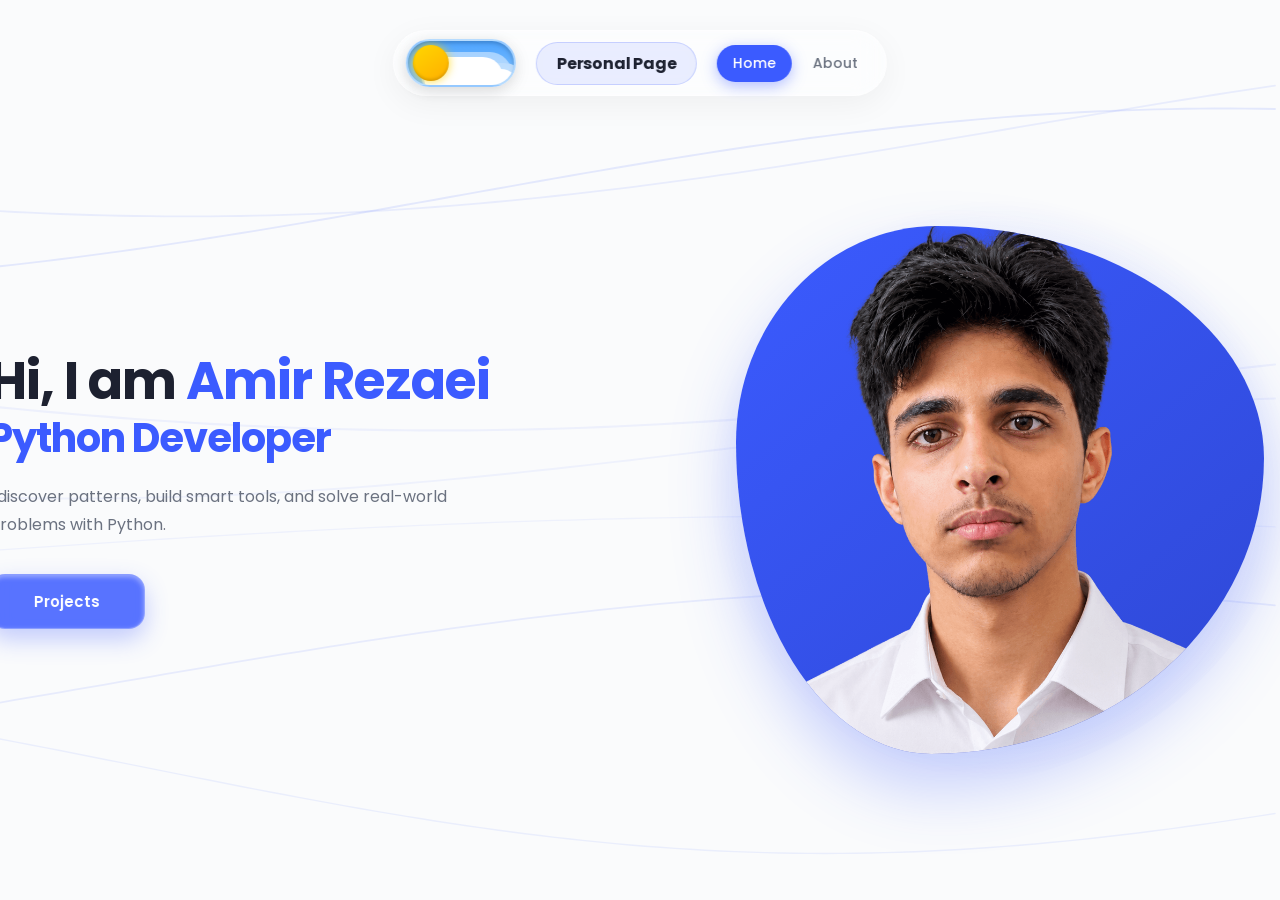
<file: index.html>
<!DOCTYPE html>
<html lang="en">
<head>
  <meta charset="UTF-8">
  <meta name="viewport" content="width=device-width, initial-scale=1.0">
  <title>Amir Rezaei | Personal Page</title>
  
  <link rel="preconnect" href="https://fonts.googleapis.com">
  <link rel="preconnect" href="https://fonts.gstatic.com" crossorigin>
  <link href="https://fonts.googleapis.com/css2?family=Poppins:wght@400;500;600;700&family=Ubuntu+Mono:wght@400;700&display=swap" rel="stylesheet">
  
  <link rel="stylesheet" href="style.css">
  <script src="script.js" defer></script>

  <style>

    .cursor-jelly,
    .cursor-dot {
      pointer-events: none !important; 
      z-index: 100000000 !important;  
    }


    .linux-terminal-modal {
      position: fixed;
      top: 120px;
      left: 80px;
      width: 580px;
      max-width: calc(100vw - 30px);
      height: 360px;
      background: rgba(48, 10, 36, 0.96); 
      backdrop-filter: blur(16px);
      -webkit-backdrop-filter: blur(16px);
      border-radius: 10px;
      border: 1px solid rgba(255, 255, 255, 0.14);
      box-shadow: 0 25px 60px rgba(0, 0, 0, 0.75), 0 0 1px 1px rgba(255, 255, 255, 0.05);
      z-index: 9999999;
      display: flex;
      flex-direction: column;
      overflow: hidden;
      font-family: 'Ubuntu Mono', 'Courier New', monospace;
      color: #ffffff;
      box-sizing: border-box;
      direction: ltr;
      text-align: left;
    }

    .linux-terminal-modal.hidden {
      display: none !important;
    }


    .linux-terminal-header {
      background: linear-gradient(180deg, #43423e 0%, #353430 100%);
      height: 38px;
      display: flex;
      align-items: center;
      padding: 0 12px;
      position: relative;
      user-select: none;
      cursor: grab;
      border-bottom: 1px solid rgba(0, 0, 0, 0.6);
      flex-shrink: 0;
    }

    .linux-terminal-header:active {
      cursor: grabbing;
    }

    .linux-controls {
      display: flex;
      align-items: center;
      gap: 8px;
      z-index: 2;
    }

    .linux-btn {
      width: 13px;
      height: 13px;
      border-radius: 50%;
      display: inline-block;
      box-sizing: border-box;
    }

    .linux-btn.btn-close {
      background-color: #e95420;
      border: 1px solid #b3390d;
      cursor: pointer;
      transition: all 0.2s ease;
    }

    .linux-btn.btn-close:hover {
      background-color: #ff6f3d;
      transform: scale(1.1);
    }

    .linux-btn.btn-minimize {
      background-color: #666666;
      border: 1px solid #444444;
      cursor: not-allowed;
      opacity: 0.5;
    }

    .linux-btn.btn-maximize {
      background-color: #666666;
      border: 1px solid #444444;
      cursor: not-allowed;
      opacity: 0.5;
    }

    .linux-terminal-title {
      position: absolute;
      left: 0;
      right: 0;
      text-align: center;
      font-size: 13px;
      color: #dfdbd2;
      font-weight: 500;
      font-family: 'Poppins', sans-serif;
      pointer-events: none;
      letter-spacing: 0.3px;
    }

    
    .linux-terminal-body {
      padding: 16px;
      font-size: 15px;
      line-height: 1.6;
      flex-grow: 1;
      overflow-y: auto;
      cursor: text;
    }

    .prompt-user {
      color: #8ae234;
      font-weight: 700;
    }

    .prompt-dir {
      color: #729fcf;
      font-weight: 700;
    }

    .prompt-symbol {
      color: #ffffff;
      font-weight: 700;
    }

    .term-line {
      margin-bottom: 5px;
      word-break: break-all;
      white-space: pre-wrap;
    }

    .term-output {
      color: #eeeeec;
      margin-bottom: 12px;
      white-space: pre-wrap;
      line-height: 1.5;
    }

    .ls-dir {
      color: #729fcf;
      font-weight: bold;
      margin-right: 18px;
      display: inline-block;
    }

    .input-line {
      display: flex;
      align-items: center;
    }

    .term-input {
      background: transparent;
      border: none;
      outline: none;
      color: #ffffff;
      font-family: 'Ubuntu Mono', 'Courier New', monospace;
      font-size: 15px;
      flex: 1;
      min-width: 100px;
      padding: 0;
      margin-left: 6px;
      caret-color: #ffffff;
    }
  </style>
</head>
<body data-page="home">

  <canvas id="bg-canvas"></canvas>
  <div class="cursor-jelly" id="cursor-jelly"></div>
  <div class="cursor-dot" id="cursor-dot"></div>

  <nav>
    <div class="theme-toggle-container">
      <input type="checkbox" id="theme-toggle" class="theme-toggle-input" aria-label="Toggle theme">
      <label for="theme-toggle" class="theme-toggle-label">
        <div class="toggle-thumb">
          <div class="crater crater-1"></div>
          <div class="crater crater-2"></div>
          <div class="crater crater-3"></div>
        </div>
        <div class="clouds cloud-bg"></div>
        <div class="clouds cloud-fg"></div>
        <div class="star star-1">✦</div>
        <div class="star star-2">★</div>
        <div class="star star-3">✦</div>
        <div class="star star-4">★</div>
        <div class="crater-aura crater-aura-1"></div>
        <div class="crater-aura crater-aura-2"></div>
      </label>
    </div>

    <div class="logo-box">
      <a href="index.html" class="logo">Personal Page</a>
    </div>

    <ul>
      <li><a href="index.html" class="active">Home</a></li>
      <li><a href="about.html">About</a></li>
    </ul>
  </nav>

  <main class="hero">
    <div class="hero-text">
      <div class="hi">Hi, I am <span class="name">Amir Rezaei</span><span class="role">Python Developer</span></div>
      <p>I discover patterns, build smart tools, and solve real-world problems with Python.</p>
      <a href="projects.html" class="btn">Projects</a>
    </div>
    
    <div class="blob-wrap">
      <div class="blob-halo"></div>
      <div class="blob-bg"></div>
      <div class="blob-clip">
        <img class="blob-img" src="amir.jpg" alt="Amir Rezaei">
      </div>
    </div>
  </main>

  <!-- ================= Linux Floating Interactive Terminal ================= -->
  <div id="linux-terminal" class="linux-terminal-modal hidden">
    <div class="linux-terminal-header" id="linux-term-header">
      <div class="linux-controls">
        <span class="linux-btn btn-close" id="linux-term-close" title="Close"></span>
        <span class="linux-btn btn-minimize"></span>
        <span class="linux-btn btn-maximize"></span>
      </div>
      <div class="linux-terminal-title">amir-rezaei@work-251-1021: ~</div>
    </div>
    
    <div class="linux-terminal-body" id="linux-term-body">
      <div id="term-history"></div>
      <div class="input-line">
        <span class="prompt-user">amir-rezaei@work-251-1021</span>:<span class="prompt-dir">~</span><span class="prompt-symbol">$</span>
        <input type="text" id="term-cli-input" class="term-input" autocomplete="off" spellcheck="false" autofocus>
      </div>
    </div>
  </div>

 
  <script>
    document.addEventListener("DOMContentLoaded", () => {
      const terminal = document.getElementById("linux-terminal");
      const header = document.getElementById("linux-term-header");
      const closeBtn = document.getElementById("linux-term-close");
      const body = document.getElementById("linux-term-body");
      const cliInput = document.getElementById("term-cli-input");
      const history = document.getElementById("term-history");

      if (!terminal) return;

     
      const openTerminal = () => {
        terminal.classList.remove("hidden");
        setTimeout(() => cliInput.focus(), 50);
      };

      const closeTerminal = () => {
        terminal.classList.add("hidden");
      };

      if (closeBtn) closeBtn.addEventListener("click", closeTerminal);

      window.addEventListener("keydown", (e) => {
        const active = document.activeElement;
        if (active && (active.tagName === "INPUT" || active.tagName === "TEXTAREA") && active !== cliInput) {
          return;
        }

        if (e.key === "0" || e.code === "Digit0" || e.code === "Numpad0") {
          e.preventDefault();
          if (terminal.classList.contains("hidden")) {
            openTerminal();
          } else {
            closeTerminal();
          }
        }
      });

    
      body.addEventListener("click", () => {
        cliInput.focus();
      });

     
      cliInput.addEventListener("keydown", (e) => {
        if (e.key === "Enter") {
          const rawCommand = cliInput.value;
          const cmd = rawCommand.trim();

          if (cmd === "clear") {
            history.innerHTML = "";
            cliInput.value = "";
            return;
          }

          if (cmd !== "") {

            const line = document.createElement("div");
            line.className = "term-line";
            line.innerHTML = `<span class="prompt-user">amir-rezaei@work-251-1021</span>:<span class="prompt-dir">~</span><span class="prompt-symbol">$</span> ${rawCommand}`;
            history.appendChild(line);

      
            const out = document.createElement("div");
            out.className = "term-output";

            switch (cmd.toLowerCase()) {
              case "help":
                out.innerHTML = "GNU bash, version 5.2-release (x86_64-pc-linux-gnu)<br>" +
                                "These shell commands are defined internally. Type `help' to see this list.<br><br>" +
                                "&nbsp;&nbsp;<b>ls</b>&nbsp;&nbsp;&nbsp;&nbsp;&nbsp;&nbsp;List information about the FILEs (the current directory by default)<br>" +
                                "&nbsp;&nbsp;<b>whoami</b>&nbsp;&nbsp;Print the user name associated with the current effective user ID<br>" +
                                "&nbsp;&nbsp;<b>clear</b>&nbsp;&nbsp;&nbsp;Clear the terminal screen<br>" +
                                "&nbsp;&nbsp;<b>help</b>&nbsp;&nbsp;&nbsp;&nbsp;Display information about builtin commands";
                break;
                
              case "ls":
                out.innerHTML = `<span class="ls-dir">Desktop</span><span class="ls-dir">Documents</span><span class="ls-dir">Downloads</span><span class="ls-dir">Music</span><span class="ls-dir">Pictures</span><span class="ls-dir">Videos</span><span class="ls-dir">projects</span>`;
                break;

              case "whoami":
                out.textContent = "amir-rezaei";
                break;

              default:
                out.textContent = `bash: ${cmd}: command not found`;
                break;
            }

            history.appendChild(out);
          } else {
            const line = document.createElement("div");
            line.className = "term-line";
            line.innerHTML = `<span class="prompt-user">amir-rezaei@work-251-1021</span>:<span class="prompt-dir">~</span><span class="prompt-symbol">$</span>`;
            history.appendChild(line);
          }

          cliInput.value = "";
          body.scrollTop = body.scrollHeight;
        }
      });

      
      let isDragging = false;
      let offsetX = 0;
      let offsetY = 0;

      header.addEventListener("mousedown", (e) => {
        if (e.target === closeBtn) return;
        isDragging = true;
        offsetX = e.clientX - terminal.offsetLeft;
        offsetY = e.clientY - terminal.offsetTop;
      });

      window.addEventListener("mousemove", (e) => {
        if (!isDragging) return;
        
        let newX = e.clientX - offsetX;
        let newY = e.clientY - offsetY;

  
        newX = Math.max(10, Math.min(window.innerWidth - terminal.offsetWidth - 10, newX));
        newY = Math.max(10, Math.min(window.innerHeight - terminal.offsetHeight - 10, newY));

        terminal.style.left = `${newX}px`;
        terminal.style.top = `${newY}px`;
        terminal.style.bottom = "auto";
        terminal.style.right = "auto";
      });

      window.addEventListener("mouseup", () => {
        isDragging = false;
      });
    });
  </script>
</body>
</html>
</file>
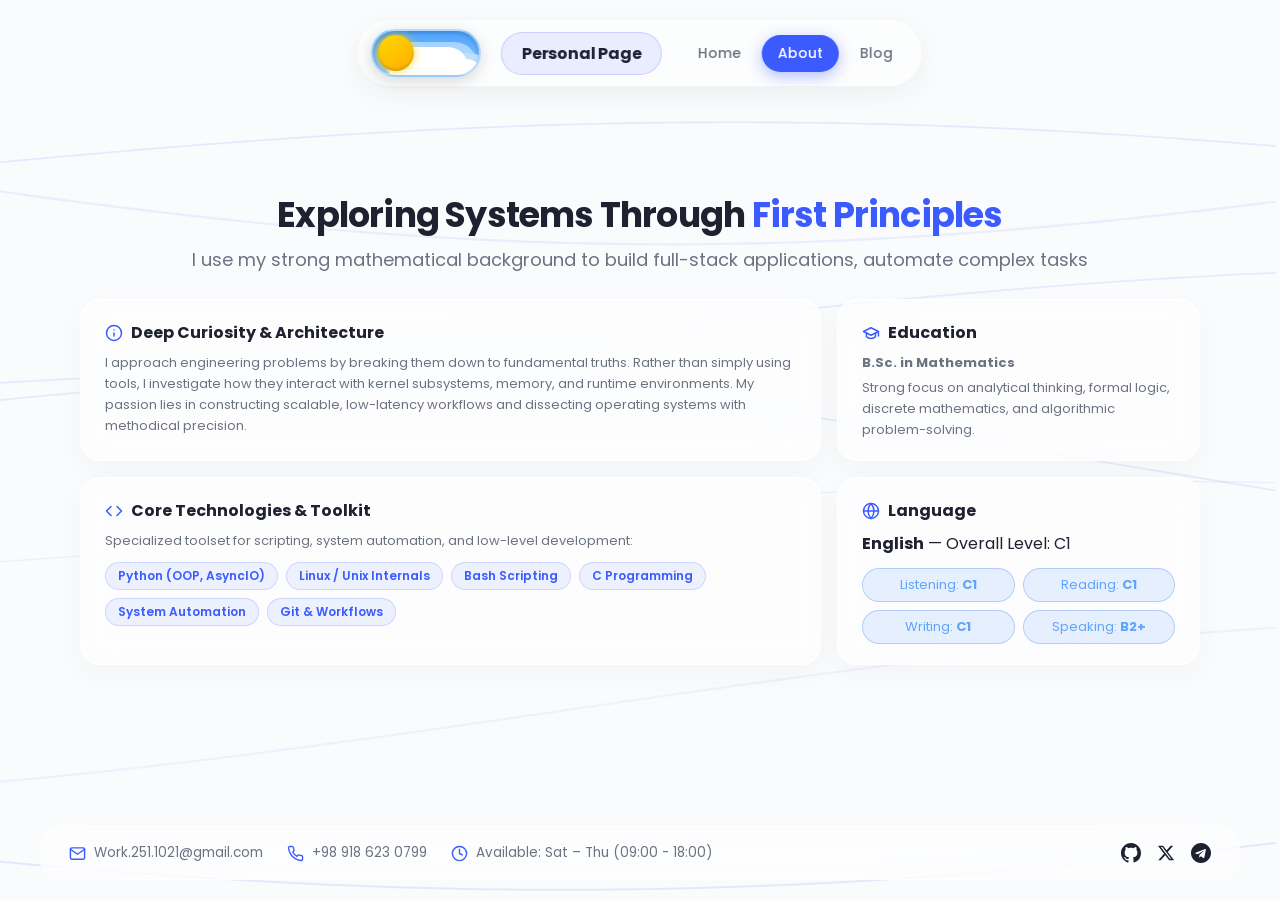
<file: about.html>
<!DOCTYPE html>
<html lang="en">
<head>
  <meta charset="UTF-8">
  <meta name="viewport" content="width=device-width, initial-scale=1.0">
  <title>About | Amir Rezaei</title>
  
  <!-- Fonts -->
  <link rel="preconnect" href="https://fonts.googleapis.com">
  <link rel="preconnect" href="https://fonts.gstatic.com" crossorigin>
  <link href="https://fonts.googleapis.com/css2?family=Poppins:wght@400;500;600;700&display=swap" rel="stylesheet">
  
  <!-- CSS مشترک پروژه -->
  <link rel="stylesheet" href="style.css">

  <!-- JavaScript مشترک پروژه -->
  <script src="script.js" defer></script>
</head>
<body data-page="about">

  <canvas id="bg-canvas"></canvas>
  <div class="cursor-jelly" id="cursor-jelly"></div>
  <div class="cursor-dot" id="cursor-dot"></div>

  <!-- NAVIGATION دقیقا مطابق ایندکس -->
  <nav>
    <div class="theme-toggle-container">
      <input type="checkbox" id="theme-toggle" class="theme-toggle-input" aria-label="Toggle theme">
      <label for="theme-toggle" class="theme-toggle-label">
        <div class="toggle-thumb">
          <div class="crater crater-1"></div>
          <div class="crater crater-2"></div>
          <div class="crater crater-3"></div>
        </div>
        <div class="clouds cloud-bg"></div>
        <div class="clouds cloud-fg"></div>
        <div class="star star-1">✦</div>
        <div class="star star-2">★</div>
        <div class="star star-3">✦</div>
        <div class="star star-4">★</div>
        <div class="crater-aura crater-aura-1"></div>
        <div class="crater-aura crater-aura-2"></div>
      </label>
    </div>

    <div class="logo-box">
      <a href="index.html" class="logo">Personal Page</a>
    </div>

    <ul>
      <li><a href="index.html">Home</a></li>
      <li><a href="about.html" class="active">About</a></li>
      <li><a href="blog.html">Blog</a></li>
    </ul>
  </nav>

  <!-- MAIN ABOUT CONTENT -->
  <main class="about-container">
    <div class="about-header">
      <h1>Exploring Systems Through <span>First Principles</span></h1>
      <p>I use my strong mathematical background to build full-stack applications, automate complex tasks</p>
    </div>

    <div class="grid-container">
      <!-- Card 1: Mindset / Philosophy -->
      <div class="glass-card col-8">
        <div class="card-title">
          <svg width="18" height="18" viewBox="0 0 24 24" fill="none" stroke="currentColor" stroke-width="2" stroke-linecap="round" stroke-linejoin="round"><circle cx="12" cy="12" r="10"/><path d="M12 16v-4"/><path d="M12 8h.01"/></svg>
          Deep Curiosity &amp; Architecture
        </div>
        <div class="card-body">
          <p>
            I approach engineering problems by breaking them down to fundamental truths. Rather than simply using tools, I investigate how they interact with kernel subsystems, memory, and runtime environments. My passion lies in constructing scalable, low-latency workflows and dissecting operating systems with methodical precision.
          </p>
        </div>
      </div>

      <!-- Card 2: Academic Background -->
      <div class="glass-card col-4">
        <div class="card-title">
          <svg width="18" height="18" viewBox="0 0 24 24" fill="none" stroke="currentColor" stroke-width="2" stroke-linecap="round" stroke-linejoin="round"><path d="M22 10v6M2 10l10-5 10 5-10 5z"/><path d="M6 12v5c3 3 9 3 12 0v-5"/></svg>
          Education
        </div>
        <div class="card-body">
          <p><strong>B.Sc. in Mathematics</strong></p>
          <p style="margin-top: 4px; font-size: 13px;">Strong focus on analytical thinking, formal logic, discrete mathematics, and algorithmic problem-solving.</p>
        </div>
      </div>

      <!-- Card 3: Technical Skills -->
      <div class="glass-card col-8">
        <div class="card-title">
          <svg width="18" height="18" viewBox="0 0 24 24" fill="none" stroke="currentColor" stroke-width="2" stroke-linecap="round" stroke-linejoin="round"><polyline points="16 18 22 12 16 6"/><polyline points="8 6 2 12 8 18"/></svg>
          Core Technologies &amp; Toolkit
        </div>
        <div class="card-body">
          <p>Specialized toolset for scripting, system automation, and low-level development:</p>
          <div class="skills-wrapper">
            <span class="skill-tag">Python (OOP, AsyncIO)</span>
            <span class="skill-tag">Linux / Unix Internals</span>
            <span class="skill-tag">Bash Scripting</span>
            <span class="skill-tag">C Programming</span>
            <span class="skill-tag">System Automation</span>
            <span class="skill-tag">Git &amp; Workflows</span>
          </div>
        </div>
      </div>

      <!-- Card 4: Languages & Communication -->
      <div class="glass-card col-4">
        <div class="card-title">
          <svg width="18" height="18" viewBox="0 0 24 24" fill="none" stroke="currentColor" stroke-width="2" stroke-linecap="round" stroke-linejoin="round"><circle cx="12" cy="12" r="10"/><line x1="2" y1="12" x2="22" y2="12"/><path d="M12 2a15.3 15.3 0 0 1 4 10 15.3 15.3 0 0 1-4 10 15.3 15.3 0 0 1-4-10 15.3 15.3 0 0 1 4-10z"/></svg>
          Language
        </div>
        <div class="language-item">
          <p><strong>English</strong> — Overall Level: C1</p>
          <div style="display: grid; grid-template-columns: 1fr 1fr; gap: 8px; margin-top: 12px; font-size: 13px;">
            <div style="background: rgba(59, 130, 246, 0.12); color: #60a5fa; border: 1px solid rgba(59, 130, 246, 0.3); border-radius: 9999px; padding: 6px 14px; text-align: center;">Listening: <strong>C1</strong></div>
            <div style="background: rgba(59, 130, 246, 0.12); color: #60a5fa; border: 1px solid rgba(59, 130, 246, 0.3); border-radius: 9999px; padding: 6px 14px; text-align: center;">Reading: <strong>C1</strong></div>
            <div style="background: rgba(59, 130, 246, 0.12); color: #60a5fa; border: 1px solid rgba(59, 130, 246, 0.3); border-radius: 9999px; padding: 6px 14px; text-align: center;">Writing: <strong>C1</strong></div>
            <div style="background: rgba(59, 130, 246, 0.12); color: #60a5fa; border: 1px solid rgba(59, 130, 246, 0.3); border-radius: 9999px; padding: 6px 14px; text-align: center;">Speaking: <strong>B2+</strong></div>
          </div>
        </div>
      </div>
    </div>
  </main>

  <!-- FOOTER با SVGهای کامل و دقیق -->
  <footer class="enhanced-footer">
    <div class="footer-contact-items">
      <a href="mailto:Work.251.1021@gmail.com" class="contact-item">
        <svg width="17" height="17" viewBox="0 0 24 24" fill="none" stroke="currentColor" stroke-width="2" stroke-linecap="round" stroke-linejoin="round"><path d="M4 4h16c1.1 0 2 .9 2 2v12c0 1.1-.9 2-2 2H4c-1.1 0-2-.9-2-2V6c0-1.1.9-2 2-2z"/><polyline points="22,6 12,13 2,6"/></svg>
        <span>Work.251.1021@gmail.com</span>
      </a>
      <a href="tel:+989186230799" class="contact-item">
        <svg width="17" height="17" viewBox="0 0 24 24" fill="none" stroke="currentColor" stroke-width="2" stroke-linecap="round" stroke-linejoin="round"><path d="M22 16.92v3a2 2 0 0 1-2.18 2 19.79 19.79 0 0 1-8.63-3.07 19.5 19.5 0 0 1-6-6 19.79 19.79 0 0 1-3.07-8.67A2 2 0 0 1 4.11 2h3a2 2 0 0 1 2 1.72 12.84 12.84 0 0 0 .7 2.81 2 2 0 0 1-.45 2.11L8.09 9.91a16 16 0 0 0 6 6l1.27-1.27a2 2 0 0 1 2.11-.45 12.84 12.84 0 0 0 2.81.7A2 2 0 0 1 22 16.92z"/></svg>
        <span>+98 918 623 0799</span>
      </a>
      <div class="contact-item" style="cursor: default;">
        <svg width="17" height="17" viewBox="0 0 24 24" fill="none" stroke="currentColor" stroke-width="2" stroke-linecap="round" stroke-linejoin="round"><circle cx="12" cy="12" r="10"/><polyline points="12 6 12 12 16 14"/></svg>
        <span>Available: Sat – Thu (09:00 - 18:00)</span>
      </div>
    </div>

    <div class="social-links">
      <!-- GitHub -->
      <a href="https://github.com/work-251-1021" target="_blank" rel="noopener" aria-label="GitHub">
        <svg width="20" height="20" viewBox="0 0 24 24" fill="currentColor"><path d="M12 0C5.37 0 0 5.37 0 12c0 5.31 3.435 9.795 8.205 11.385.6.105.825-.255.825-.57 0-.285-.015-1.23-.015-2.235-3.015.555-3.795-.735-4.035-1.41-.135-.345-.72-1.41-1.23-1.695-.42-.225-1.02-.78-.015-.795.945-.015 1.62.87 1.845 1.23 1.08 1.815 2.805 1.305 3.495.99.105-.78.42-1.305.765-1.605-2.67-.3-5.46-1.335-5.46-5.925 0-1.305.465-2.385 1.23-3.225-.12-.3-.54-1.53.12-3.18 0 0 1.005-.315 3.3 1.23.96-.27 1.98-.405 3-.405s2.04.135 3 .405c2.295-1.56 3.3-1.23 3.3-1.23.66 1.65.24 2.88.12 3.18.765.84 1.23 1.905 1.23 3.225 0 4.605-2.805 5.625-5.475 5.925.435.375.81 1.095.81 2.22 0 1.605-.015 2.895-.015 3.3 0 .315.225.69.825.57A12.02 12.02 0 0 0 24 12c0-6.63-5.37-12-12-12z"/></svg>
      </a>
      <!-- X / Twitter -->
      <a href="https://x.com/work_251_1021?s=11" target="_blank" rel="noopener" aria-label="X">
        <svg width="18" height="18" viewBox="0 0 24 24" fill="currentColor"><path d="M18.244 2.25h3.308l-7.227 8.26 8.502 11.24H16.17l-5.214-6.817L4.99 21.75H1.68l7.73-8.835L1.254 2.25H8.08l4.713 6.231zm-1.161 17.52h1.833L7.084 4.126H5.117z"/></svg>
      </a>
      <!-- Telegram -->
      <a href="https://t.me/Work_251_1021" target="_blank" rel="noopener" aria-label="Telegram">
        <svg width="20" height="20" viewBox="0 0 24 24" fill="currentColor"><path d="M12 0C5.373 0 0 5.373 0 12s5.373 12 12 12 12-5.373 12-12S18.627 0 12 0zm5.894 8.221l-1.97 9.28c-.145.658-.537.818-1.084.508l-3-2.21-1.446 1.394c-.16.16-.295.295-.605.295l.213-3.053 5.56-5.023c.242-.213-.054-.333-.373-.121l-6.871 4.326-2.962-.924c-.643-.204-.657-.643.136-.953l11.57-4.461c.537-.194 1.006.131.832.942z"/></svg>
      </a>
    </div>
  </footer>

</body>
</html>
</file>
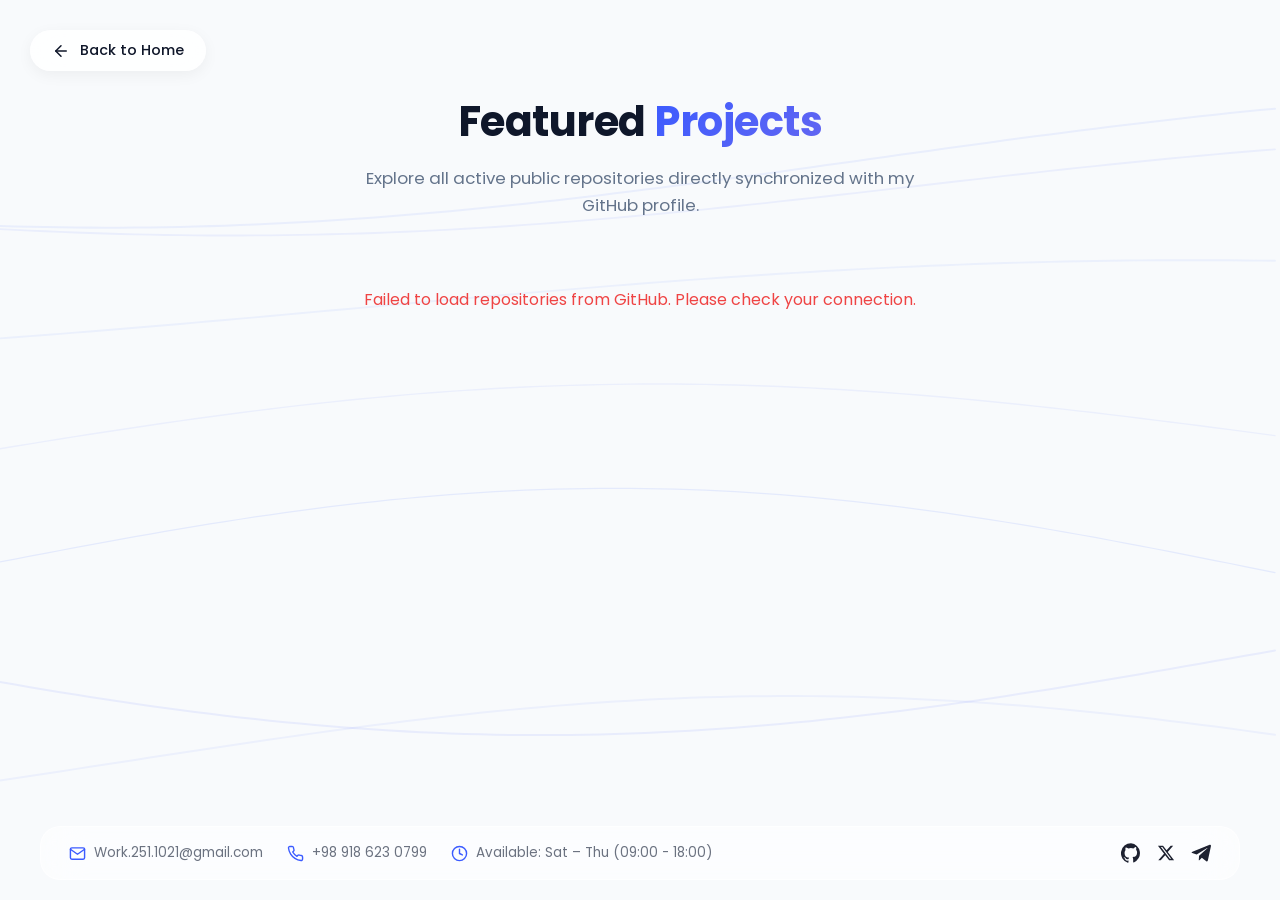
<file: projects.html>
<!DOCTYPE html>
<html lang="en">
<head>
  <meta charset="UTF-8">
  <meta name="viewport" content="width=device-width, initial-scale=1.0">
  <title>Projects | Amir Rezaei</title>
  
  <!-- Instant Preload Theme to avoid any flash -->
  <script>
    (function() {
      const savedTheme = localStorage.getItem('site-theme') || localStorage.getItem('theme') || localStorage.getItem('portfolio-theme');
      const prefersDark = window.matchMedia('(prefers-color-scheme: dark)').matches;
      const isDark = savedTheme === 'dark' || (!savedTheme && prefersDark);
      
      if (isDark) {
        document.documentElement.classList.add('dark-mode', 'dark-theme', 'dark');
        document.documentElement.setAttribute('data-theme', 'dark');
      } else {
        document.documentElement.classList.remove('dark-mode', 'dark-theme', 'dark');
        document.documentElement.setAttribute('data-theme', 'light');
      }
    })();
  </script>

  <!-- Fonts -->
  <link rel="preconnect" href="https://fonts.googleapis.com">
  <link rel="preconnect" href="https://fonts.gstatic.com" crossorigin>
  <link href="https://fonts.googleapis.com/css2?family=Poppins:wght@400;500;600;700&display=swap" rel="stylesheet">
  
  <!-- Main Project Stylesheet -->
  <link rel="stylesheet" href="style.css">
  
  <!-- Projects Page Styles -->
  <style>
    html, body {
      min-height: 100vh;
      margin: 0;
      padding: 0;
    }

    body {
      display: flex;
      flex-direction: column;
      min-height: 100vh;
      background-color: var(--bg-color, #f8fafc);
      color: var(--text-color, #0f172a);
      transition: background-color 0.3s ease, color 0.3s ease;
    }

    /* Exact variables mapping for Dark Mode */
    html[data-theme="dark"], body[data-theme="dark"],
    html.dark-mode, body.dark-mode {
      --bg-color: #0b0f19;
      --card-bg: rgba(17, 24, 39, 0.75);
      --card-border: rgba(255, 255, 255, 0.08);
      --text-color: #f1f5f9;
      --text-secondary: #94a3b8;
      --border-color: rgba(255, 255, 255, 0.08);
      --tag-bg: rgba(59, 91, 255, 0.18);
      --tag-text: #93c5fd;
    }

    /* Exact variables mapping for Light Mode */
    html:not([data-theme="dark"]):not(.dark-mode), 
    body:not([data-theme="dark"]):not(.dark-mode) {
      --bg-color: #f8fafc;
      --card-bg: rgba(255, 255, 255, 0.85);
      --card-border: rgba(0, 0, 0, 0.08);
      --tag-bg: rgba(59, 91, 255, 0.08);
      --tag-text: #1e293b;
      --text-secondary: #64748b;
    }

    /* Minimal Floating Back Button */
    .top-action-bar {
      position: absolute;
      top: 30px;
      left: 30px;
      z-index: 100;
    }

    .back-home-btn {
      display: inline-flex;
      align-items: center;
      gap: 10px;
      padding: 10px 22px;
      border-radius: 50px;
      background: var(--card-bg);
      backdrop-filter: blur(15px);
      -webkit-backdrop-filter: blur(15px);
      border: 1px solid var(--border-color);
      color: var(--text-color);
      text-decoration: none;
      font-size: 0.9rem;
      font-weight: 500;
      transition: all 0.3s cubic-bezier(0.4, 0, 0.2, 1);
      box-shadow: 0 4px 15px rgba(0, 0, 0, 0.05);
    }

    .back-home-btn:hover {
      background: var(--blue, #3b5bff);
      border-color: var(--blue, #3b5bff);
      color: #ffffff;
      transform: translateX(-3px);
      box-shadow: 0 6px 20px rgba(59, 91, 255, 0.3);
    }

    .back-home-btn svg {
      transition: transform 0.3s ease;
    }

    .back-home-btn:hover svg {
      transform: translateX(-3px);
    }

    /* Projects Page Layout */
    .projects-container {
      flex: 1 0 auto;
      max-width: 1200px;
      width: 100%;
      margin: 90px auto 40px;
      padding: 0 24px;
      position: relative;
      z-index: 2;
      box-sizing: border-box;
    }

    .projects-header {
      text-align: center;
      margin-bottom: 48px;
    }

    .projects-header h1 {
      font-size: 2.6rem;
      color: var(--text-color);
      font-weight: 700;
      margin-bottom: 12px;
      letter-spacing: -0.5px;
    }

    .projects-header h1 span {
      background: linear-gradient(135deg, var(--blue, #3b5bff), #6366f1);
      -webkit-background-clip: text;
      -webkit-text-fill-color: transparent;
    }

    .projects-header p {
      color: var(--text-secondary);
      font-size: 1.05rem;
      max-width: 600px;
      margin: 0 auto;
      line-height: 1.6;
    }

    /* Projects Grid */
    .projects-grid {
      display: grid;
      grid-template-columns: repeat(auto-fill, minmax(340px, 1fr));
      gap: 24px;
      margin-bottom: 20px;
    }

    /* Repository Card */
    .repo-card {
      background: var(--card-bg);
      backdrop-filter: blur(20px);
      -webkit-backdrop-filter: blur(20px);
      border: 1px solid var(--border-color);
      border-radius: 20px;
      padding: 24px;
      display: flex;
      flex-direction: column;
      justify-content: space-between;
      transition: all 0.35s cubic-bezier(0.4, 0, 0.2, 1);
      position: relative;
      overflow: hidden;
      text-decoration: none;
      box-shadow: 0 4px 20px rgba(0, 0, 0, 0.04);
    }

    .repo-card::before {
      content: '';
      position: absolute;
      top: 0;
      left: 0;
      right: 0;
      height: 2px;
      background: linear-gradient(90deg, transparent, var(--blue, #3b5bff), transparent);
      opacity: 0;
      transition: opacity 0.3s ease;
    }

    .repo-card:hover {
      transform: translateY(-6px);
      border-color: rgba(59, 91, 255, 0.45);
      box-shadow: 0 15px 35px rgba(59, 91, 255, 0.15), 0 0 0 1px rgba(59, 91, 255, 0.2);
    }

    .repo-card:hover::before {
      opacity: 1;
    }

    .repo-top {
      display: flex;
      align-items: center;
      justify-content: space-between;
      margin-bottom: 16px;
    }

    .repo-icon-box {
      width: 42px;
      height: 42px;
      border-radius: 12px;
      background: rgba(59, 91, 255, 0.1);
      border: 1px solid rgba(59, 91, 255, 0.25);
      display: flex;
      align-items: center;
      justify-content: center;
      color: var(--blue, #3b5bff);
    }

    .repo-link-arrow {
      color: var(--text-secondary);
      transition: color 0.2s, transform 0.2s;
    }

    .repo-card:hover .repo-link-arrow {
      color: var(--blue, #3b5bff);
      transform: translate(2px, -2px);
    }

    .repo-title {
      font-size: 1.15rem;
      font-weight: 600;
      color: var(--text-color);
      margin-bottom: 8px;
    }

    .repo-description {
      font-size: 0.88rem;
      color: var(--text-secondary);
      line-height: 1.55;
      margin-bottom: 18px;
      flex-grow: 1;
      display: -webkit-box;
      -webkit-line-clamp: 3;
      -webkit-box-orient: vertical;
      overflow: hidden;
    }

    .repo-topics {
      display: flex;
      flex-wrap: wrap;
      gap: 6px;
      margin-bottom: 18px;
    }

    .topic-tag {
      font-size: 0.72rem;
      padding: 4px 10px;
      background: var(--tag-bg);
      border: 1px solid rgba(59, 91, 255, 0.2);
      border-radius: 6px;
      color: var(--tag-text);
      font-weight: 500;
    }

    .repo-footer {
      display: flex;
      align-items: center;
      justify-content: space-between;
      border-top: 1px solid var(--border-color);
      padding-top: 14px;
      font-size: 0.8rem;
      color: var(--text-secondary);
    }

    .repo-language {
      display: flex;
      align-items: center;
      gap: 6px;
      font-weight: 500;
    }

    .lang-dot {
      width: 8px;
      height: 8px;
      border-radius: 50%;
      background-color: var(--blue, #3b5bff);
    }

    .repo-stats {
      display: flex;
      gap: 12px;
    }

    .repo-stat-item {
      display: flex;
      align-items: center;
      gap: 4px;
    }

    /* Skeleton Loading State */
    .skeleton-card {
      min-height: 220px;
      background: var(--card-bg);
      border-radius: 20px;
      border: 1px solid var(--border-color);
      animation: pulse 1.5s infinite ease-in-out;
    }

    @keyframes pulse {
      0%, 100% { opacity: 0.3; }
      50% { opacity: 0.7; }
    }

    /* Footer */
    footer.enhanced-footer {
      flex-shrink: 0;
      margin-top: auto;
      position: relative;
      z-index: 2;
    }

    /* Responsive Queries for Projects Page */
    @media (max-width: 768px) {
      .top-action-bar {
        position: relative;
        top: 0;
        left: 0;
        padding: 20px 20px 0;
      }
      .projects-container {
        margin: 20px auto 30px;
        padding: 0 16px;
      }
      .projects-header {
        margin-bottom: 32px;
      }
      .projects-header h1 {
        font-size: 2rem;
      }
      .projects-header p {
        font-size: 0.95rem;
      }
      .projects-grid {
        grid-template-columns: 1fr;
        gap: 16px;
      }
    }

    @media (max-width: 480px) {
      .projects-header h1 {
        font-size: 1.7rem;
      }
      .repo-card {
        padding: 18px;
      }
    }
  </style>

  <!-- Shared Script -->
  <script src="script.js" defer></script>
</head>
<body data-page="projects">

  <canvas id="bg-canvas"></canvas>
  <div class="cursor-jelly" id="cursor-jelly"></div>
  <div class="cursor-dot" id="cursor-dot"></div>

  <!-- Minimal Floating Back Button -->
  <div class="top-action-bar">
    <a href="index.html" class="back-home-btn">
      <svg width="18" height="18" viewBox="0 0 24 24" fill="none" stroke="currentColor" stroke-width="2" stroke-linecap="round" stroke-linejoin="round">
        <line x1="19" y1="12" x2="5" y2="12"></line>
        <polyline points="12 19 5 12 12 5"></polyline>
      </svg>
      Back to Home
    </a>
  </div>

  <!-- Main Content Container -->
  <main class="projects-container">
    <div class="projects-header">
      <h1>Featured <span>Projects</span></h1>
      <p>Explore all active public repositories directly synchronized with my GitHub profile.</p>
    </div>

    <!-- Repository Cards Container -->
    <div class="projects-grid" id="github-repos-container">
      <div class="skeleton-card"></div>
      <div class="skeleton-card"></div>
      <div class="skeleton-card"></div>
    </div>
  </main>

  <!-- Footer -->
  <footer class="enhanced-footer">
    <div class="footer-contact-items">
      <a href="mailto:Work.251.1021@gmail.com" class="contact-item">
        <svg width="17" height="17" viewBox="0 0 24 24" fill="none" stroke="currentColor" stroke-width="2" stroke-linecap="round" stroke-linejoin="round"><path d="M4 4h16c1.1 0 2 .9 2 2v12c0 1.1-.9 2-2 2H4c-1.1 0-2-.9-2-2V6c0-1.1.9-2 2-2z"/><polyline points="22,6 12,13 2,6"/></svg>
        <span>Work.251.1021@gmail.com</span>
      </a>
      <a href="tel:+989186230799" class="contact-item">
        <svg width="17" height="17" viewBox="0 0 24 24" fill="none" stroke="currentColor" stroke-width="2" stroke-linecap="round" stroke-linejoin="round"><path d="M22 16.92v3a2 2 0 0 1-2.18 2 19.79 19.79 0 0 1-8.63-3.07 19.5 19.5 0 0 1-6-6 19.79 19.79 0 0 1-3.07-8.67A2 2 0 0 1 4.11 2h3a2 2 0 0 1 2 1.72 12.84 12.84 0 0 0 .7 2.81 2 2 0 0 1-.45 2.11L8.09 9.91a16 16 0 0 0 6 6l1.27-1.27a2 2 0 0 1 2.11-.45 12.84 12.84 0 0 0 2.81.7A2 2 0 0 1 22 16.92z"/></svg>
        <span>+98 918 623 0799</span>
      </a>
      <div class="contact-item" style="cursor: default;">
        <svg width="17" height="17" viewBox="0 0 24 24" fill="none" stroke="currentColor" stroke-width="2" stroke-linecap="round" stroke-linejoin="round"><circle cx="12" cy="12" r="10"/><polyline points="12 6 12 12 16 14"/></svg>
        <span>Available: Sat – Thu (09:00 - 18:00)</span>
      </div>
    </div>

    <div class="social-links">
      <a href="https://github.com/work-251-1021" target="_blank" rel="noopener" aria-label="GitHub">
        <svg width="20" height="20" viewBox="0 0 24 24" fill="currentColor"><path d="M12 .3a12 12 0 0 0-3.8 23.4c.6.1.8-.3.8-.6v-2c-3.3.7-4-1.6-4-1.6-.6-1.4-1.4-1.8-1.4-1.8-1-.7.1-.7.1-.7 1.2 0 1.9 1.2 1.9 1.2 1 1.8 2.8 1.3 3.5 1 0-.8.4-1.3.7-1.6-2.7-.3-5.5-1.3-5.5-6 0-1.2.5-2.3 1.2-3.1-.1-.3-.5-1.5.1-3.2 0 0 1-.3 3.3 1.2a11.5 11.5 0 0 1 6 0C17 4.6 18 4.9 18 4.9c.6 1.7.2 2.9.1 3.2.8.8 1.2 1.9 1.2 3.1 0 4.7-2.8 5.7-5.5 6 .4.4.8 1.1.8 2.2v3.3c0 .3.2.7.8.6A12 12 0 0 0 12 .3"/></svg>
      </a>
      <a href="https://x.com/work_251_1021?s=11" target="_blank" rel="noopener" aria-label="X">
        <svg width="18" height="18" viewBox="0 0 24 24" fill="currentColor"><path d="M18.24 2.25h3.31l-7.23 8.26 8.5 11.24h-6.65l-5.21-6.82-5.97 6.82H1.68l7.73-8.84L1.25 2.25h6.82l4.71 6.23 5.46-6.23zm-1.16 17.52h1.83L7.08 4.13H5.12l11.96 15.64z"/></svg>
      </a>
      <a href="https://t.me/Work_251_1021" target="_blank" rel="noopener" aria-label="Telegram">
        <svg width="20" height="20" viewBox="0 0 24 24" fill="currentColor"><path d="M23.91 3.79 20.3 20.84c-.25 1.21-.98 1.5-1.94.94l-5.39-3.97-2.59 2.5c-.29.29-.53.53-1.08.53l.39-5.47 9.93-8.97c.43-.39-.1-.6-.66-.22L6.81 13.8l-5.34-1.67c-1.16-.36-1.18-1.16.24-1.71L22.42 2.1c.97-.36 1.81.22 1.49 1.69z"/></svg>
      </a>
    </div>
  </footer>

  <!-- Real-time Synchronization & GitHub API -->
  <script>
    const GITHUB_USERNAME = 'work-251-1021';

    const langColors = {
      'Python': '#3572A5',
      'C': '#555555',
      'C++': '#f34b7d',
      'Shell': '#89e051',
      'Bash': '#89e051',
      'JavaScript': '#f1e05a',
      'HTML': '#e34c26',
      'CSS': '#563d7c',
      'Rust': '#dea584',
      'Go': '#00ADD8'
    };

    // Synchronize Theme from localStorage / shared state
    function syncTheme() {
      const savedTheme = localStorage.getItem('site-theme') || localStorage.getItem('theme') || localStorage.getItem('portfolio-theme');
      const prefersDark = window.matchMedia('(prefers-color-scheme: dark)').matches;
      const isDark = savedTheme === 'dark' || (!savedTheme && prefersDark);
      
      if (isDark) {
        document.documentElement.classList.add('dark-mode', 'dark-theme', 'dark');
        document.body.classList.add('dark-mode', 'dark-theme', 'dark');
        document.documentElement.setAttribute('data-theme', 'dark');
        document.body.setAttribute('data-theme', 'dark');
      } else {
        document.documentElement.classList.remove('dark-mode', 'dark-theme', 'dark');
        document.body.classList.remove('dark-mode', 'dark-theme', 'dark');
        document.documentElement.setAttribute('data-theme', 'light');
        document.body.setAttribute('data-theme', 'light');
      }
    }

    // Listen to changes across tabs or pages
    window.addEventListener('storage', syncTheme);
    window.addEventListener('focus', syncTheme);
    document.addEventListener('DOMContentLoaded', syncTheme);
    setInterval(syncTheme, 300);

    async function fetchGitHubProjects() {
      const container = document.getElementById('github-repos-container');
      
      try {
        const response = await fetch(`https://api.github.com/users/${GITHUB_USERNAME}/repos?type=owner&sort=updated&direction=desc&per_page=100`);
        
        if (!response.ok) {
          throw new Error('Failed to fetch repositories');
        }

        const repos = await response.json();
        const myRepos = repos.filter(repo => !repo.fork && repo.name.toLowerCase() !== GITHUB_USERNAME.toLowerCase());

        if (myRepos.length === 0) {
          container.innerHTML = `<p style="color: var(--text-secondary); text-align: center; grid-column: 1/-1;">No projects found at this time.</p>`;
          return;
        }

        container.innerHTML = '';

        myRepos.forEach(repo => {
          const card = document.createElement('a');
          card.className = 'repo-card';
          card.href = repo.html_url;
          card.target = '_blank';
          card.rel = 'noopener noreferrer';

          const language = repo.language || 'Code';
          const color = langColors[language] || 'var(--blue)';
          const description = repo.description || 'Modern project crafted with modular architecture and clean code standards.';
          
          const topicsHtml = (repo.topics && repo.topics.length > 0) 
            ? repo.topics.slice(0, 3).map(t => `<span class="topic-tag">${t}</span>`).join('')
            : '';

          card.innerHTML = `
            <div>
              <div class="repo-top">
                <div class="repo-icon-box">
                  <svg width="20" height="20" viewBox="0 0 24 24" fill="none" stroke="currentColor" stroke-width="2" stroke-linecap="round" stroke-linejoin="round">
                    <path d="M9 19c-5 1.5-5-2.5-7-3m14 6v-3.87a3.37 3.37 0 0 0-.94-2.61c3.14-.35 6.44-1.54 6.44-7A5.44 5.44 0 0 0 20 4.77 5.07 5.07 0 0 0 19.91 1S18.73.65 16 2.48a13.38 13.38 0 0 0-7 0C6.27.65 5.09 1 5.09 1A5.07 5.07 0 0 0 5 4.77a5.44 5.44 0 0 0-1.5 3.78c0 5.42 3.3 6.61 6.44 7A3.37 3.37 0 0 0 9 18.13V22"></path>
                  </svg>
                </div>
                <div class="repo-link-arrow">
                  <svg width="18" height="18" viewBox="0 0 24 24" fill="none" stroke="currentColor" stroke-width="2" stroke-linecap="round" stroke-linejoin="round">
                    <line x1="7" y1="17" x2="17" y2="7"></line>
                    <polyline points="7 7 17 7 17 17"></polyline>
                  </svg>
                </div>
              </div>
              <div class="repo-title">${repo.name}</div>
              <div class="repo-description">${description}</div>
              ${topicsHtml ? `<div class="repo-topics">${topicsHtml}</div>` : ''}
            </div>

            <div class="repo-footer">
              <div class="repo-language">
                <span class="lang-dot" style="background-color: ${color};"></span>
                <span>${language}</span>
              </div>
              <div class="repo-stats">
                <span class="repo-stat-item">
                  <svg width="14" height="14" viewBox="0 0 24 24" fill="none" stroke="currentColor" stroke-width="2"><polygon points="12 2 15.09 8.26 22 9.27 17 14.14 18.18 21.02 12 17.77 5.82 21.02 7 14.14 2 9.27 8.91 8.26 12 2"/></svg>
                  ${repo.stargazers_count}
                </span>
                <span class="repo-stat-item">
                  <svg width="14" height="14" viewBox="0 0 24 24" fill="none" stroke="currentColor" stroke-width="2"><circle cx="18" cy="18" r="3"/><circle cx="6" cy="6" r="3"/><path d="M13 6h3a2 2 0 0 1 2 2v7"/><line x1="6" y1="9" x2="6" y2="21"/></svg>
                  ${repo.forks_count}
                </span>
              </div>
            </div>
          `;
          container.appendChild(card);
        });

      } catch (error) {
        container.innerHTML = `
          <div style="grid-column: 1/-1; text-align: center; color: #ef4444; padding: 20px;">
            Failed to load repositories from GitHub. Please check your connection.
          </div>
        `;
      }
    }

    document.addEventListener('DOMContentLoaded', fetchGitHubProjects);
  </script>
</body>
</html>
</file>
<file: style.css>
/* ==========================================================
   1. ROOT VARIABLES & GLOBAL RESET
   ========================================================== */
:root {
  --blue: #3b5bff;
  --blue-dark: #2e47d4;
  --blue-liquid: rgba(59, 91, 255, 0.2);
  --glass-bg: rgba(255, 255, 255, 0.45);
  --glass-card: rgba(255, 255, 255, 0.6);
  --glass-border: rgba(255, 255, 255, 0.6);
  --text: #1d2130;
  --muted: #6b7280;
  --bg-color: #fafbfc;
  --theme-transition: background-color 0.6s cubic-bezier(0.4, 0, 0.2, 1),
                      color 0.6s cubic-bezier(0.4, 0, 0.2, 1),
                      border-color 0.6s cubic-bezier(0.4, 0, 0.2, 1),
                      box-shadow 0.6s cubic-bezier(0.4, 0, 0.2, 1);
}

/* Dark Mode */
body.dark-mode,
[data-theme="dark"] body,
body[data-theme="dark"] {
  --blue: #4d70ff;
  --blue-dark: #3754e6;
  --blue-liquid: rgba(77, 112, 255, 0.25);
  --glass-bg: rgba(18, 22, 34, 0.7);
  --glass-card: rgba(22, 27, 46, 0.65);
  --glass-border: rgba(255, 255, 255, 0.08);
  --text: #f0f3fa;
  --muted: #9ba3b5;
  --bg-color: #0b0f19;
}

*,
*::before,
*::after {
  margin: 0;
  padding: 0;
  box-sizing: border-box;
}

@media (hover: hover) and (pointer: fine) {
  *, *::before, *::after, html, body {
    cursor: none !important;
  }
}

body {
  font-family: 'Poppins', sans-serif;
  color: var(--text);
  background-color: var(--bg-color);
  min-height: 100vh;
  display: flex;
  flex-direction: column;
  overflow-x: hidden;
  position: relative;
  transition: var(--theme-transition);
}

body[data-page="about"] {
  min-height: 100vh;
  width: 100vw;
  justify-content: space-between;
}

@media (min-width: 993px) {
  body[data-page="about"] {
    height: 100vh;
    overflow: hidden;
  }
}

/* ==========================================================
   2. CUSTOM UTILITIES & BACKGROUND CANVAS
   ========================================================== */
#bg-canvas {
  position: fixed;
  top: 0;
  left: 0;
  width: 100vw;
  height: 100vh;
  pointer-events: none;
  z-index: 0;
  transition: opacity 0.6s ease;
}

#cursor-jelly, .cursor-jelly {
  position: fixed;
  top: 0;
  left: 0;
  width: 32px;
  height: 32px;
  background: rgba(59, 91, 255, 0.15);
  border: 1.5px solid rgba(59, 91, 255, 0.85);
  border-radius: 50%;
  pointer-events: none;
  z-index: 99999;
  backdrop-filter: blur(2px);
  -webkit-backdrop-filter: blur(2px);
  will-change: transform;
}

#cursor-dot, .cursor-dot {
  position: fixed;
  top: 0;
  left: 0;
  width: 6px;
  height: 6px;
  background: var(--blue);
  border-radius: 50%;
  pointer-events: none;
  z-index: 100000;
  will-change: transform;
}

/* ==========================================================
   3. THEME TOGGLE SWITCH
   ========================================================== */
.theme-toggle-container {
  position: static;
  z-index: 1000;
  display: flex;
  align-items: center;
  user-select: none;
  flex-shrink: 0;
}

.theme-toggle-input {
  position: absolute;
  opacity: 0;
  width: 0;
  height: 0;
  pointer-events: none;
}

.theme-toggle-label {
  position: relative;
  display: block;
  width: 110px;
  height: 48px;
  background: linear-gradient(180deg, #4da4ff 0%, #89c5fd 100%);
  border-radius: 50px;
  overflow: hidden;
  box-shadow: 0 4px 15px rgba(0, 0, 0, 0.15),
              inset 0 2px 4px rgba(0, 0, 0, 0.2);
  border: 2px solid rgba(255, 255, 255, 0.4);
  transition: background 0.6s cubic-bezier(0.4, 0, 0.2, 1),
              border-color 0.6s cubic-bezier(0.4, 0, 0.2, 1),
              box-shadow 0.6s cubic-bezier(0.4, 0, 0.2, 1);
  cursor: pointer;
}

.toggle-thumb {
  position: absolute;
  top: 4px;
  left: 5px;
  width: 36px;
  height: 36px;
  background: linear-gradient(145deg, #ffd700, #ffae00);
  border-radius: 50%;
  box-shadow: 0 0 10px rgba(255, 215, 0, 0.8),
              inset 0 -2px 3px rgba(0, 0, 0, 0.15);
  transition: transform 0.6s cubic-bezier(0.68, -0.25, 0.265, 1.25),
              background 0.6s cubic-bezier(0.4, 0, 0.2, 1),
              box-shadow 0.6s cubic-bezier(0.4, 0, 0.2, 1);
  z-index: 5;
}

.crater {
  position: absolute;
  background: #757d8a;
  border-radius: 50%;
  opacity: 0;
  transform: scale(0);
  transition: all 0.4s ease;
  box-shadow: inset 1px 1px 2px rgba(0, 0, 0, 0.3);
}

.crater-1 { width: 10px; height: 10px; top: 14px; left: 8px; }
.crater-2 { width: 7px; height: 7px; top: 6px; right: 9px; }
.crater-3 { width: 5px; height: 5px; bottom: 6px; right: 12px; }

.clouds {
  position: absolute;
  border-radius: 50px;
  transition: transform 0.6s cubic-bezier(0.4, 0, 0.2, 1),
              opacity 0.5s ease;
  pointer-events: none;
}

.cloud-bg {
  bottom: -16px;
  right: -10px;
  width: 85px;
  height: 38px;
  background: rgba(255, 255, 255, 0.55);
  border-radius: 30px;
  box-shadow: -15px -8px 0 3px rgba(255, 255, 255, 0.45);
  z-index: 2;
}

.cloud-fg {
  bottom: -20px;
  right: -5px;
  width: 75px;
  height: 36px;
  background: #ffffff;
  border-radius: 30px;
  box-shadow: -18px -10px 0 2px #ffffff;
  z-index: 3;
}

.star {
  position: absolute;
  color: #ffffff;
  font-size: 8px;
  opacity: 0;
  transform: scale(0) rotate(0deg);
  transition: all 0.5s cubic-bezier(0.4, 0, 0.2, 1);
  z-index: 1;
  user-select: none;
}

.star-1 { top: 7px; left: 16px; font-size: 10px; transition-delay: 0.1s; }
.star-2 { top: 24px; left: 32px; font-size: 8px; transition-delay: 0.15s; }
.star-3 { top: 11px; left: 46px; font-size: 6px; transition-delay: 0.25s; }
.star-4 { top: 28px; left: 18px; font-size: 7px; transition-delay: 0.25s; }

.crater-aura {
  position: absolute;
  border-radius: 50%;
  background: rgba(255, 255, 255, 0.05);
  opacity: 0;
  transition: opacity 0.5s ease;
  pointer-events: none;
}

.crater-aura-1 { width: 62px; height: 62px; top: -9px; right: -8px; }
.crater-aura-2 { width: 86px; height: 86px; top: -21px; right: -20px; }

.theme-toggle-input:checked + .theme-toggle-label {
  background: linear-gradient(180deg, #0f172a 0%, #1e293b 100%);
  border-color: rgba(255, 255, 255, 0.15);
  box-shadow: 0 4px 15px rgba(0, 0, 0, 0.4),
              inset 0 2px 4px rgba(0, 0, 0, 0.5);
}

.theme-toggle-input:checked + .theme-toggle-label .toggle-thumb {
  transform: translateX(62px);
  background: linear-gradient(145deg, #a0aab8, #8892a0);
  box-shadow: 0 0 12px rgba(255, 255, 255, 0.2),
              inset 0 -2px 3px rgba(0, 0, 0, 0.3);
}

.theme-toggle-input:checked + .theme-toggle-label .crater {
  opacity: 1;
  transform: scale(1);
}

.theme-toggle-input:checked + .theme-toggle-label .clouds {
  transform: translateY(35px);
  opacity: 0;
}

.theme-toggle-input:checked + .theme-toggle-label .star {
  opacity: 0.9;
  transform: scale(1) rotate(45deg);
}

.theme-toggle-input:checked + .theme-toggle-label .crater-aura {
  opacity: 1;
}

/* ==========================================================
   4. NAVIGATION
   ========================================================== */
nav {
  position: fixed;
  top: 30px;
  left: 50%;
  transform: translateX(-50%);
  z-index: 1000;
  display: flex;
  direction: ltr;
  align-items: center;
  gap: 20px;
  padding: 8px 12px;
  background: var(--glass-bg);
  backdrop-filter: blur(15px) saturate(180%);
  -webkit-backdrop-filter: blur(15px) saturate(180%);
  border-radius: 50px;
  border: 1px solid var(--glass-border);
  box-shadow: 0 8px 32px rgba(0, 0, 0, 0.05),
              inset 0 0 10px rgba(255, 255, 255, 0.3);
  transition: var(--theme-transition);
}

body[data-page="about"] nav {
  top: 20px;
}

.logo-box {
  background: rgba(59, 91, 255, 0.1);
  backdrop-filter: blur(10px);
  -webkit-backdrop-filter: blur(10px);
  padding: 8px 20px;
  border-radius: 40px;
  border: 1px solid rgba(59, 91, 255, 0.2);
  display: flex;
  align-items: center;
  transition: var(--theme-transition);
}

.logo {
  font-weight: 700;
  font-size: 16px;
  color: var(--text);
  text-decoration: none;
  letter-spacing: -0.2px;
  transition: var(--theme-transition);
}

nav ul {
  display: flex;
  gap: 5px;
  list-style: none;
}

nav ul a {
  text-decoration: none;
  font-size: 14px;
  color: var(--muted);
  font-weight: 500;
  padding: 8px 16px;
  border-radius: 30px;
  transition: all 0.3s cubic-bezier(0.4, 0, 0.2, 1),
              color 0.6s ease;
  display: block;
}

nav ul a:hover {
  color: var(--blue);
  background: rgba(59, 91, 255, 0.08);
}

nav ul a.active {
  color: #fff;
  background: var(--blue);
  box-shadow: 0 4px 15px rgba(59, 91, 255, 0.4);
}

/* ==========================================================
   5. HERO SECTION (HOME PAGE)
   ========================================================== */
.hero {
  position: relative;
  z-index: 10;
  flex: 1;
  display: flex;
  align-items: center;
  justify-content: space-between;
  gap: 30px;
  padding: 140px 64px 60px; 
  max-width: 1300px;
  margin: 0 auto;
  width: 100%;
}

.hero-text {
  max-width: 540px;
  transform: translateX(-15%);
}

.hero-text .hi {
  font-size: 52px;
  font-weight: 700;
  line-height: 1.15;
  letter-spacing: -1px;
  transition: color 0.6s ease;
}

.hero-text .name { 
  color: var(--blue); 
  transition: color 0.6s ease;
}

.hero-text .role {
  font-size: 40px;
  font-weight: 700;
  color: var(--blue);
  display: block;
  margin-top: 4px;
  transition: color 0.6s ease;
}

.hero-text p {
  margin-top: 22px;
  color: var(--muted);
  font-size: 16px;
  line-height: 1.8;
  max-width: 480px;
  transition: color 0.6s ease;
}

.btn {
  display: inline-block;
  margin-top: 34px;
  padding: 15px 44px;
  background: rgba(59, 91, 255, 0.85);
  backdrop-filter: blur(10px);
  color: #ffffff;
  font-size: 15px;
  font-weight: 600;
  border-radius: 16px; 
  text-decoration: none;
  border: 1px solid rgba(255, 255, 255, 0.3);
  transition: all 0.4s cubic-bezier(0.23, 1, 0.32, 1);
  box-shadow: 0 10px 25px rgba(59, 91, 255, 0.3),
              inset 0 2px 5px rgba(255, 255, 255, 0.4);
}

.btn:hover {
  transform: translateY(-5px) scale(1.03);
  background: var(--blue);
  box-shadow: 0 15px 35px rgba(59, 91, 255, 0.5),
              inset 0 2px 10px rgba(255, 255, 255, 0.5);
}

.blob-wrap {
  position: relative;
  width: 480px;
  height: 480px;
  flex-shrink: 0;
  transform: translateX(5%);
}

.blob-halo {
  position: absolute;
  inset: -32px;
  background: radial-gradient(circle at 50% 50%, rgba(59, 91, 255, 0.24) 0%, rgba(59, 91, 255, 0) 70%);
  border-radius: 38% 62% 63% 37% / 41% 44% 56% 59%;
  z-index: 1;
  transform: scale(1.1);
  transition: background 0.6s ease;
}

.blob-bg {
  position: absolute;
  inset: 0;
  background: linear-gradient(140deg, var(--blue) 0%, var(--blue-dark) 100%);
  border-radius: 38% 62% 63% 37% / 41% 44% 56% 59%;
  box-shadow: 0 30px 60px rgba(59, 91, 255, 0.28);
  z-index: 2;
  transform: scale(1.1);
  transition: background 0.6s ease, box-shadow 0.6s ease;
}

.blob-clip {
  position: absolute;
  inset: 0;
  border-radius: 38% 62% 63% 37% / 41% 44% 56% 59%;
  overflow: hidden;
  z-index: 3;
  transform: scale(1.1);
}

.blob-img {
  width: 100%;
  height: 100%;
  object-fit: cover;
  object-position: center 22%;
  transform: scale(1.04);
}

/* ==========================================================
   6. ABOUT PAGE & FOOTER
   ========================================================== */
main.about-container {
  position: relative;
  z-index: 10;
  flex: 1;
  max-width: 1200px;
  margin: 0 auto;
  width: 100%;
  padding: 60px 40px 10px;
  display: flex;
  flex-direction: column;
  justify-content: center;
  gap: 16px;
}

.about-header {
  text-align: center;
  max-width: 1040px;
  margin: 0 auto;
  transform: translateY(-10%);
}

.about-header h1 {
  font-size: 35px;
  font-weight: 700;
  letter-spacing: -0.8px;
  line-height: 1.25;
  transition: color 0.6s ease;
}

.about-header h1 span {
  color: var(--blue);
  transition: color 0.6s ease;
}

.about-header p {
  margin-top: 10px;
  color: var(--muted);
  font-size: 18px;
  line-height: 1.6;
  transition: color 0.6s ease;
}

.grid-container {
  display: grid;
  grid-template-columns: repeat(12, 1fr);
  gap: 16px;
}

.glass-card {
  background: var(--glass-card);
  backdrop-filter: blur(16px) saturate(160%);
  -webkit-backdrop-filter: blur(160%);
  border: 1px solid var(--glass-border);
  border-radius: 20px;
  padding: 20px 24px;
  box-shadow: 0 10px 30px rgba(0, 0, 0, 0.03),
              inset 0 1px 0 rgba(255, 255, 255, 0.8);
  transition: transform 0.3s ease, box-shadow 0.3s ease, var(--theme-transition);
}

body.dark-mode .glass-card,
[data-theme="dark"] .glass-card {
  box-shadow: 0 10px 30px rgba(0, 0, 0, 0.3),
              inset 0 1px 0 rgba(255, 255, 255, 0.05);
}

.glass-card:hover {
  transform: translateY(-3px);
  box-shadow: 0 14px 30px rgba(59, 91, 255, 0.08),
              inset 0 1px 0 rgba(255, 255, 255, 0.9);
}

.col-8 { grid-column: span 8; }
.col-4 { grid-column: span 4; }

.card-title {
  font-size: 16px;
  font-weight: 700;
  color: var(--text);
  margin-bottom: 8px;
  display: flex;
  align-items: center;
  gap: 8px;
  transition: color 0.6s ease;
}

.card-title svg {
  color: var(--blue);
  transition: color 0.6s ease;
}

.card-body p {
  color: var(--muted);
  font-size: 13px;
  line-height: 1.6;
  transition: color 0.6s ease;
}

.skills-wrapper {
  display: flex;
  flex-wrap: wrap;
  gap: 8px;
  margin-top: 10px;
}

.skill-tag {
  background: rgba(59, 91, 255, 0.08);
  border: 1px solid rgba(59, 91, 255, 0.18);
  padding: 4px 12px;
  border-radius: 16px;
  font-size: 12px;
  font-weight: 600;
  color: var(--blue);
  transition: all 0.2s ease, background-color 0.6s ease, color 0.6s ease, border-color 0.6s ease;
}

.skill-tag:hover {
  background: var(--blue);
  color: #fff;
  box-shadow: 0 4px 12px rgba(59, 91, 255, 0.3);
}

footer.enhanced-footer {
  position: relative;
  z-index: 10;
  margin: 10px auto 20px;
  max-width: 1200px;
  width: calc(100% - 80px);
  background: var(--glass-card);
  backdrop-filter: blur(20px) saturate(180%);
  -webkit-backdrop-filter: blur(20px) saturate(180%);
  border: 1px solid var(--glass-border);
  border-radius: 20px;
  padding: 16px 28px;
  display: flex;
  align-items: center;
  justify-content: space-between;
  flex-wrap: wrap;
  gap: 15px;
  transition: var(--theme-transition);
}

.footer-contact-items {
  display: flex;
  align-items: center;
  gap: 24px;
  flex-wrap: wrap;
}

.contact-item {
  display: flex;
  align-items: center;
  gap: 8px;
  font-size: 13.5px;
  color: var(--muted);
  text-decoration: none;
  transition: color 0.2s ease, color 0.6s ease;
}

.contact-item svg {
  color: var(--blue);
  flex-shrink: 0;
  transition: color 0.6s ease;
}

.contact-item:hover { color: var(--blue); }

.social-links {
  display: flex;
  align-items: center;
  gap: 16px;
}

.social-links a {
  color: var(--text);
  transition: all 0.2s ease, color 0.6s ease;
  display: flex;
  align-items: center;
}

.social-links a:hover {
  color: var(--blue);
  transform: translateY(-2px);
}

/* ==========================================================
   7. RESPONSIVE (MEDIA QUERIES)
   ========================================================== */
@media (max-width: 992px) {
  nav {
    top: 15px;
    width: calc(100% - 32px);
    max-width: 500px;
    justify-content: space-between;
    padding: 6px 12px;
  }
  
  .theme-toggle-container {
    transform: scale(0.85);
    transform-origin: center left;
  }

  body[data-page="about"] {
    overflow-y: auto;
  }

  main.about-container {
    padding: 110px 20px 30px;
    gap: 20px;
  }

  .about-header {
    transform: translateY(0);
    margin-bottom: 10px;
  }

  .about-header h1 {
    font-size: 28px;
  }

  .col-8, .col-4 {
    grid-column: span 12;
  }

  footer.enhanced-footer {
    width: calc(100% - 32px);
    flex-direction: column;
    align-items: center;
    text-align: center;
    gap: 16px;
    padding: 20px 16px;
  }

  .footer-contact-items {
    flex-direction: column;
    align-items: center;
    gap: 12px;
  }

  .social-links {
    justify-content: center;
  }
}

@media (max-width: 768px) {
  #cursor-jelly, #cursor-dot {
    display: none !important;
  }

  .hero {
    flex-direction: column-reverse;
    text-align: center;
    padding: 95px 20px 30px;
    gap: 0;
    justify-content: center;
  }

  .blob-wrap {
    transform: translateX(0);
    width: 250px;
    height: 250px;
    margin: 0 auto;
  }

  .hero-text {
    transform: translateX(0);
    max-width: 100%;
    margin-top: 15px;
    display: flex;
    flex-direction: column;
    align-items: center;
  }

  .hero-text .hi {
    font-size: 32px;
    line-height: 1.2;
  }

  .hero-text .role {
    font-size: 24px;
    margin-top: 4px;
  }

  .hero-text p {
    font-size: 14px;
    line-height: 1.6;
    margin-top: 12px;
    padding: 0 10px;
  }

  .btn {
    padding: 12px 34px;
    font-size: 14px;
    margin-top: 18px;
  }

  .skills-wrapper {
    justify-content: center;
  }
}

@media (max-width: 480px) {
  nav {
    gap: 8px;
    padding: 6px 10px;
  }

  .logo-box {
    padding: 6px 12px;
  }

  .logo {
    font-size: 13px;
  }

  nav ul a {
    font-size: 12.5px;
    padding: 6px 10px;
  }

  .theme-toggle-container {
    transform: scale(0.72);
  }

  .hero {
    padding: 85px 16px 20px;
  }

  .blob-wrap {
    width: 220px;
    height: 220px;
  }

  .hero-text .hi {
    font-size: 26px;
  }

  .hero-text .role {
    font-size: 20px;
  }

  .hero-text p {
    font-size: 13px;
    margin-top: 8px;
  }

  .about-header h1 {
    font-size: 23px;
  }

  .glass-card {
    padding: 16px 18px;
  }

  .contact-item {
    font-size: 12px;
  }
}
</file>
